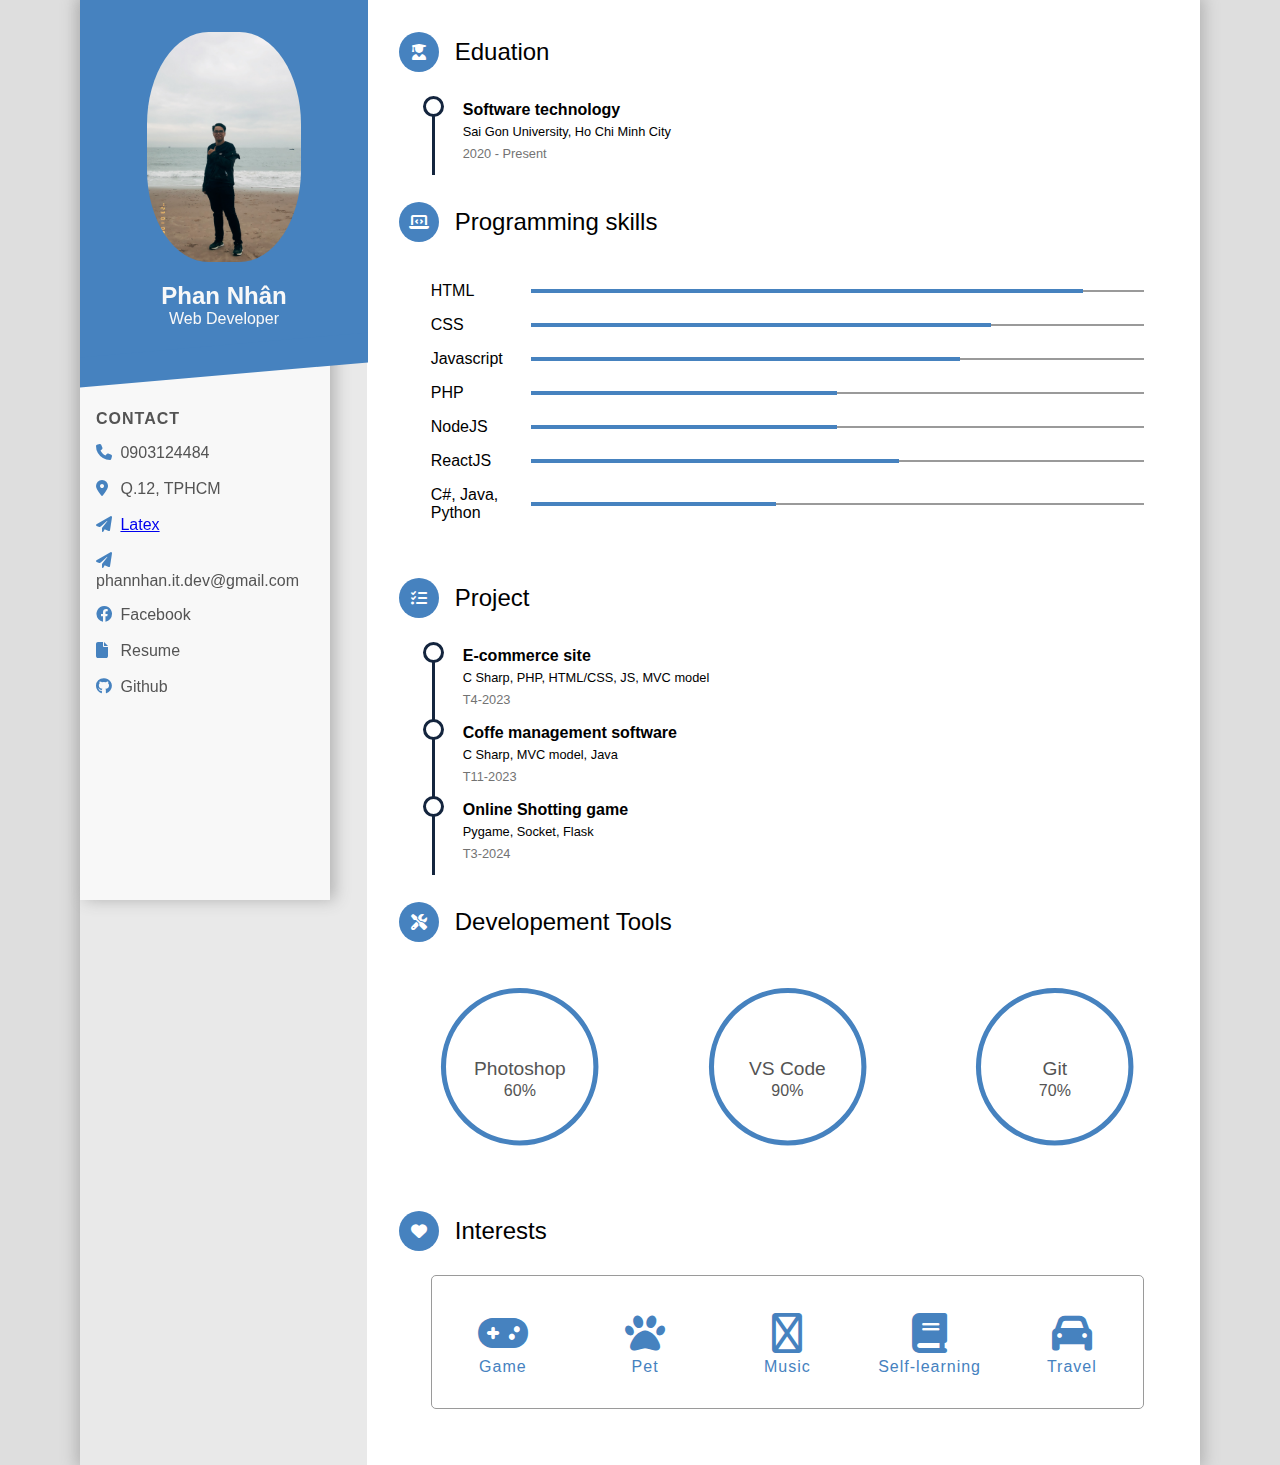
<file: index.html>
<!DOCTYPE html>
<html lang="en">
<head>
    <meta charset="UTF-8">
    <meta name="viewport" content="width=device-width, initial-scale=1.0">
    <link rel="stylesheet" href="./index.css">
    <link rel="stylesheet" href="./fontawesome-free-6.2.0-web/fontawesome-free-6.2.0-web/css/all.min.css">
    <title>Profile</title>
</head>
<body>
    
</body>
</html>
<div class="wrapper">
    <div class="intro">
      <div class="profile">
        <div class="photo">
          <img src="./VungTau.jpg">
        </div>
        <div class="bio">
          <h1 class="name">Phan Nhân</h1>
          <p class="profession">Web Developer</p>
        </div>
      </div>
      <div class="intro-section contact">
        <h1 class="title">Contact</h1>
        <div class="info-section">
          <i class="fas fa-phone"></i>
          <span>0903124484</span>
        </div>
        <div class="info-section">
          <i class="fas fa-map-marker-alt"></i>
          <span>Q.12, TPHCM</span>
        </div>
        <div class="info-section">
          <i class="fas fa-paper-plane"></i>
          <a href="CV_PhanNhan.pdf" class=""><span>Latex</span></a>
        </div>
        <div class="info-section">
          <i class="fas fa-paper-plane"></i>
          <span>phannhan.it.dev@gmail.com</span>
        </div>
        <div class="info-section link">
            <i class="fa-brands fa-facebook"></i>
          <a target="_blank" rel="author" href="https://www.facebook.com/profile.php?id=100006277752355">
            <span>Facebook</span>
          </a>
        </div>
        <div class="info-section link">
          <i class="fa-solid fa-file"></i>
        <a target="_blank" rel="author" href="#">
          <span>Resume</span>
        </a>
      </div>
      <div class="info-section link">
        <i class="fa-brands fa-github"></i>
      <a target="_blank" rel="author" href="https://github.com/phannhan-2503">
        <span>Github</span>
      </a>
    </div>
      </div>
    </div>
    <div class="detail">
      <div class="detail-section edu">
        <div class="detail-title">
          <div class="title-icon">
            <i class="fas fa-user-graduate"></i>
          </div>
          <span>Eduation</span>
        </div>
        <div class="detail-content">
          <div class="timeline-block">
            <h1>Software technology</h1>
            <p>Sai Gon University, Ho Chi Minh City</p>
            <time>2020 - Present</time>
          </div>
        </div>
      </div>
      <div class="detail-section pg-skill">
        <div class="detail-title">
          <div class="title-icon">
            <i class="fas fa-laptop-code"></i>
          </div>
          <span>Programming skills</span>
        </div>
        <div class="detail-content">
          <ul class="pg-list">
            <li>
              <span>HTML</span>
              <div class="sb-skeleton">
                <div class="skillbar" style="--pgbar-length: 90%"></div>
              </div>
            </li>
            <li>
              <span>CSS</span>
              <div class="sb-skeleton">
                <div class="skillbar" style="--pgbar-length: 75%"></div>
              </div>
            </li>
            <li>
              <span>Javascript</span>
              <div class="sb-skeleton">
                <div class="skillbar" style="--pgbar-length: 70%"></div>
              </div>
            </li>
            <li>
              <span>PHP</span>
              <div class="sb-skeleton">
                <div class="skillbar" style="--pgbar-length: 50%"></div>
              </div>
            </li>
            <li>
              <span>NodeJS</span>
              <div class="sb-skeleton">
                <div class="skillbar" style="--pgbar-length: 50%"></div>
              </div>
            </li>
            <li>
              <span>ReactJS</span>
              <div class="sb-skeleton">
                <div class="skillbar" style="--pgbar-length: 60%"></div>
              </div>
            </li>
            <li>
              <span>C#, Java, Python</span>
              <div class="sb-skeleton">
                <div class="skillbar" style="--pgbar-length: 40%"></div>
              </div>
            </li>
          </ul>
        </div>
      </div>
      <div class="detail-section edu">
        <div class="detail-title">
          <div class="title-icon">
            <i class="fa-solid fa-list-check"></i>
          </div>
          <span>Project</span>
        </div>
        <div class="detail-content">
          <div class="timeline-block">
            <h1>E-commerce site</h1>
            <p>C Sharp, PHP, HTML/CSS, JS, MVC model</p>
            <time>T4-2023</time>
          </div>
          <div class="timeline-block">
            <h1>Coffe management software</h1>
            <p>C Sharp, MVC model, Java</p>
            <time>T11-2023</time>
          </div>
          <div class="timeline-block">
            <h1>Online Shotting game</h1>
            <p>Pygame, Socket, Flask</p>
            <time>T3-2024</time>
          </div>
        </div>
        
      </div>
      <div class="detail-section tool-skill">
        <div class="detail-title">
          <div class="title-icon">
            <i class="fas fa-tools"></i>
          </div>
          <span>Developement Tools</span>
        </div>
        <div class="detail-content">
          <ul class="tool-list">
            <li>
              <svg viewbox="0 0 100 100">
                <circle cx="50" cy="50" r="45"></circle>
                <circle class="cbar" cx="50" cy="50" r="45" style="--percent: 0.6"></circle>
              </svg>
              <span class="tl-name">Photoshop</span>
              <span class="tl-exp">60%</span>
            </li>
            <li>
              <svg viewbox="0 0 100 100">
                <circle cx="50" cy="50" r="45"></circle>
                <circle class="cbar" cx="50" cy="50" r="45" style="--percent: 0.9"></circle>
              </svg>
              <span class="tl-name">VS Code</span>
              <span class="tl-exp">90%</span>
            </li>
            <li>
              <svg viewbox="0 0 100 100">
                <circle cx="50" cy="50" r="45"></circle>
                <circle class="cbar" cx="50" cy="50" r="45" style="--percent: 0.7"></circle>
              </svg>
              <span class="tl-name">Git</span>
              <span class="tl-exp">70%</span>
            </li>
            <!-- <li>
              <svg viewbox="0 0 100 100">
                <circle cx="50" cy="50" r="45"></circle>
                <circle class="cbar" cx="50" cy="50" r="45" style="--percent: 0.74"></circle>
              </svg>
              <span class="tl-name">NPM</span>
              <span class="tl-exp">74%</span>
            </li> -->
          </ul>
        </div>
  
      </div>
      
      <div class="detail-section interests">
        <div class="detail-title">
          <div class="title-icon">
            <i class="fas fa-heart"></i>
          </div>
          <span>Interests</span>
        </div>
        <div class="detail-content">
          <div class="outer-frame">
            <ul class="favor-list">
              <li>
                <i class="fas fa-gamepad"></i>
                <span>Game</span>
              </li>
              <li>
                <i class="fas fa-paw"></i>
                <span>Pet</span>
              </li>
              <li>
                <i class="far fa-headphones-alt"></i>
                <span>Music</span>
              </li>
              <li>
                <i class="fa-solid fa-book"></i>
                <span>Self-learning</span>
              </li>
              <li>
                <i class="fa-solid fa-car"></i>
                <span>Travel</span>
              </li>
            </ul>
          </div>
        </div>
      </div>
    </div>
  </div>
</file>
<file: index.css>
:root {
	--color-gray-light-1: #f8f8f8;
	--color-gray-light-2: #e9e9e9;
	--color-gray-light-3: #dedede;
	--color-gray-dark-1: #545454;
	--color-gray-dark-2: #737373;
	--color-gray-dark-3: #9a9a9a;
	--color-blue-dark-1: #00387f;
	--color-tiffany: #00a6a6;
	--profile-theme: #4682bf;
	--timeline-circle-theme: #14253e;
	
	--pgbar-length: 100%;

	--MATH-PI: 3.1415px;
	--percent: 100;
}

html {
	font-size: 100%;
    font-family: 'PT Sans', sans-serif;


}

* {
	box-sizing: border-box;
}

body {
	margin: 0;
	/* padding: 3rem 1rem; */
	min-height: 100vh;
	background-color: var(--color-gray-light-3);
}

.wrapper {
	margin: 0 auto;
	max-width: 70rem;
	background-color: var(--color-gray-light-2);
	display: flex;
	box-shadow: 0px 0px 15px 4px #b3b3b3;
}

.intro {
	flex: 0 0 250px;
	background-color: var(--color-gray-light-1);
	box-shadow: 5px 0px 15px 0px #b3b3b3;
	z-index: 5;
	position: fixed;
	width: 19.5%;
	height: 100%;
}
.profile {
	position: relative;
	background-color: var(--profile-theme);
	padding: 2rem 1rem;
	margin-bottom: 50px;
	text-align: center;
	user-select: none;
    width: 18em;
}
.profile::after {
	content: " ";
	position: absolute;
	left: 0;
	bottom: -15px;
	width: 100%;
	height: 30px;
	background-color: var(--profile-theme);
	transform: skewY(-5deg);
}
.photo img {
	width: 60%;
	border-radius: 40%;
}
.bio .name {
	font-size: 1.5rem;
	text-align: center;
	color: var(--color-gray-light-1);
	margin: 0;
	margin-top: 1rem;
}
.bio .profession {
	font-size: 1rem;
	text-align: center;
	color: var(--color-gray-light-1);
	margin: 0;
}

.intro-section {
	padding: 0 1rem;
	color: var(--color-gray-dark-1);
}
.intro-section .title {
	font-size: 1rem;
	font-weight: bold;
	text-transform: uppercase;
	letter-spacing: 1px;
}
.about .paragraph {
	text-align: justify;
}
.info-section {
	margin: 1rem 0;
}
.info-section span {
	position: relative;
	transition: all 0.3s;
}
.info-section i {
	color: var(--profile-theme);
	width: 20px;
	height: 20px;
}

.link a {
	text-decoration: none;
	color: inherit;
}

.link span::after {
	position: absolute;
	content: '';
	left: 50%;
	bottom: -3px;
	width: 0;
	height: 2px;
	background-color: var(--profile-theme);
	transition: width 0.3s;
	/*transition-timing-function: cubic-bezier(.64,.51,.16,.86);*/
	transition-timing-function: cubic-bezier(.92,.57,.33,1.02);
	transform: translate(-50%, 0);
}

.link span:hover {
	color: var(--profile-theme);
}
.link span:hover::after {
	width: 100%;
}

/* Detail section overall setting*/
.detail {
	flex: 1 0 0;
	background-color: white;
	padding: 2rem;
	position: relative;
	margin-left: 25.6%;
}
.detail:hover > .detail-section:not(:hover) {
	opacity: 0.3;
}
.detail-section {
	transition: all 0.3s;
}
.detail-section:not(:last-of-type) {
	padding-bottom: 1rem;
}
.detail-title {
	display: flex;
	align-items: center;
}
.detail-section > .detail-content {
	padding: 1.5rem;
	padding-left: 2rem;
	user-select: none;
}
.detail-section.edu > .detail-content {
	padding-left: calc(1.5rem + 10px);
}
.title-icon + span {
	font-size: 1.5rem;
	transition: all 0.3s;
}
.title-icon {
	display: inline-flex;
	justify-content: center;
	align-items: center;
	padding: 1rem;
	margin-right: 1rem;
	width: 2.5rem;
	height: 2.5rem;
	background-color: var(--profile-theme);
	border-radius: 50%;
	transition: all 0.3s;
}
.title-icon i {
	color: white;
	line-height: 1rem;
	font-size: 1rem;
	text-align: center;
}
.detail-section:hover .title-icon {
	transform: scale(1.5);
	margin-right: 1.5rem;
}
.detail-section:hover .title-icon + span {
	letter-spacing: 1.5px;
}

/* time line block in education section */
.timeline-block {
	position: relative;
	padding-left: 30px;
}
.timeline-block:not(:last-of-type) {
	margin-bottom: 1rem;	
}
.timeline-block h1 {
	font-size: 1rem;
	margin: 5px 0;
	transition: all 0.3s;
}
.timeline-block p {
	font-size: 0.8rem;
	margin: 5px 0;
}
.timeline-block time {
	font-size: 0.8rem;
	color: var(--color-gray-dark-2);
}
.timeline-block::before {
	position: absolute;
	content: '';
	width: 15px;
	height: 15px;
	background-color: white;
	border: 3px solid var(--timeline-circle-theme);
	border-radius: 50%;
	left: -10px;
	top: -5px;
}
.timeline-block::after {
	position: absolute;
	content: '';
	width: 3px;
	height: 100%;
	background-color: var(--timeline-circle-theme);
	left: -1px;
	top: 13px;
}
.timeline-block:hover h1 {
	color: var(--color-tiffany);
}
.timeline-block:hover::before {
	animation: circle 1.2s infinite;
}

/* Programming skills section */
.pg-list, .tool-list, .favor-list {
	padding: 0;
	list-style: none;
}
.pg-list > li {	
	margin: 1rem 0;
	display: flex;
	align-items: center;
}
.sb-skeleton {
	position: relative;
	flex: 1 0 auto;
	height: 2px;
	background-color: var(--color-gray-dark-3);
}
.pg-list > li > span {
	flex: 0 0 100px;
}
.sb-skeleton > .skillbar {
	position: absolute;
	left: 0;
	top: -1px;
	width: var(--pgbar-length);
	height: 4px;
	background-color: var(--profile-theme);
}
.tool-list {
	list-style: none;
	display: flex;
	justify-content: space-between;
}
.tool-list > li {
	position: relative;
	text-align: center;
	flex: 0 0 25%;
}
.tool-list > li > svg {
	position: relative;
	fill: transparent;
	width: 95%;
	transform: rotate(-90deg);
}
.tool-list > li > svg > circle {
	stroke-width: 1px;
	stroke: #cdcdcd;
}
.tool-list > li > svg > circle.cbar {
	stroke-width: 3px;
	stroke: var(--profile-theme);
	stroke-linecap: round;
	stroke-dashoffset: 0;
	stroke-dasharray: calc(var(--MATH-PI) * 45 * 2);
	transition: all 0.8s;
	transition-timing-function: cubic-bezier(.64,.51,.16,.86);
}
.tool-list > li:hover > svg > circle.cbar {
	stroke-width: 4px;
	stroke: var(--color-tiffany);
	stroke-dashoffset: calc(var(--MATH-PI) * 45 * 2 * (1 - var(--percent)));
}
.tool-list > li > .tl-name,
.tool-list > li > .tl-exp {
	position: absolute;
	left: 50%;
	color: var(--color-gray-dark-1);
}
.tool-list > li > .tl-name {
	top: 50%;
	font-size: 1.2rem;
	transform: translate(-50%, -50%);
}
.tool-list > li > .tl-exp {	
	top: calc(50% + 1.4rem);
	font-size: 1rem;
	transform: translate(-50%, -50%);
}
/* Interests Section */
.outer-frame {
	border: 1px solid var(--color-gray-dark-3);
	border-radius: 5px;
}
.favor-list {
	display: flex;
	flex-wrap: wrap;
	align-items: center;
	align-content: center;
}
.favor-list > li {
	display: flex;
	flex: 1 0 0;
	align-items: center;
	justify-content: baseline;
	flex-direction: column;
	color: var(--profile-theme);
	padding: 1rem 0;
	transition: all 0.3s;
}
.favor-list > li > i {
	display: inline-flex;
	justify-content: center;
	align-items: center;
	font-size: 40px;
	width: 50px;
	height: 50px;
}
.favor-list > li:hover {
	transform: scale(1.2);
	color: var(--color-tiffany);
}
.favor-list > li > span {
	letter-spacing: 1px;
}

@keyframes circle {
  0% {
    box-shadow: 0 0 0 0px rgba(51, 52, 57, 1);
  }
  100% {
    box-shadow: 0 0 0 6px rgba(51, 52, 57, 0);
  }
}

@media (max-width: 1024px) {
	html {
		font-size: 90%;
	}
	.wrapper {
		flex-direction: column;
	}
	.intro, .detail {
		flex: 0 0 100%;
		box-shadow: none;
	}
	.intro-section {
		padding: 0 2rem;
	}
	.profile {
		margin-bottom: 1rem;
	}
	.profile::after {
		display: none;
	}
	.photo img {
		width: 100px;
		height: 100px;
	}
}

@media (max-width: 768px) {
	html {
		font-size: 80%;
	}
	.tool-list {
		flex-wrap: wrap;
	}
	.tool-list > li {
		flex: 0 0 33.33%;
	}
	.favor-list > li {
		flex: 0 0 33.3333%;
	}
}
@media (max-width: 500px) {
	html {
		font-size: 70%;
	}
}
</file>
<file: CV.css>
:root {
	--color-gray-light-1: #f8f8f8;
	--color-gray-light-2: #e9e9e9;
	--color-gray-light-3: #dedede;
	--color-gray-dark-1: #545454;
	--color-gray-dark-2: #737373;
	--color-gray-dark-3: #9a9a9a;
	--color-blue-dark-1: #00387f;
	--color-tiffany: #00a6a6;
	--profile-theme: #4682bf;
	--timeline-circle-theme: #14253e;
	
	--pgbar-length: 100%;

	--MATH-PI: 3.1415px;
	--percent: 100;
}

html {
	font-size: 100%;
    font-family: 'PT Sans', sans-serif;


}

* {
	box-sizing: border-box;
}

body {
	margin: 0;
	/* padding: 3rem 1rem; */
	min-height: 100vh;
	background-color: var(--color-gray-light-3);
}

.wrapper {
	margin: 0 auto;
	max-width: 70rem;
	background-color: var(--color-gray-light-2);
	display: flex;
	box-shadow: 0px 0px 15px 4px #b3b3b3;
}

.intro {
	flex: 0 0 250px;
	background-color: var(--color-gray-light-1);
	box-shadow: 5px 0px 15px 0px #b3b3b3;
	z-index: 5;
	position: fixed;
	width: 19.5%;
	height: 100%;
}
.profile {
	position: relative;
	background-color: var(--profile-theme);
	padding: 2rem 1rem;
	margin-bottom: 50px;
	text-align: center;
	user-select: none;
    width: 18em;
}
.profile::after {
	content: " ";
	position: absolute;
	left: 0;
	bottom: -15px;
	width: 100%;
	height: 30px;
	background-color: var(--profile-theme);
	transform: skewY(-5deg);
}
.photo img {
	width: 60%;
	border-radius: 40%;
}
.bio .name {
	font-size: 1.5rem;
	text-align: center;
	color: var(--color-gray-light-1);
	margin: 0;
	margin-top: 1rem;
}
.bio .profession {
	font-size: 1rem;
	text-align: center;
	color: var(--color-gray-light-1);
	margin: 0;
}

.intro-section {
	padding: 0 1rem;
	color: var(--color-gray-dark-1);
}
.intro-section .title {
	font-size: 1rem;
	font-weight: bold;
	text-transform: uppercase;
	letter-spacing: 1px;
}
.about .paragraph {
	text-align: justify;
}
.info-section {
	margin: 1rem 0;
}
.info-section span {
	position: relative;
	transition: all 0.3s;
}
.info-section i {
	color: var(--profile-theme);
	width: 20px;
	height: 20px;
}

.link a {
	text-decoration: none;
	color: inherit;
}

.link span::after {
	position: absolute;
	content: '';
	left: 50%;
	bottom: -3px;
	width: 0;
	height: 2px;
	background-color: var(--profile-theme);
	transition: width 0.3s;
	/*transition-timing-function: cubic-bezier(.64,.51,.16,.86);*/
	transition-timing-function: cubic-bezier(.92,.57,.33,1.02);
	transform: translate(-50%, 0);
}

.link span:hover {
	color: var(--profile-theme);
}
.link span:hover::after {
	width: 100%;
}

/* Detail section overall setting*/
.detail {
	flex: 1 0 0;
	background-color: white;
	padding: 2rem;
	position: relative;
	margin-left: 25.6%;
}
.detail:hover > .detail-section:not(:hover) {
	opacity: 0.3;
}
.detail-section {
	transition: all 0.3s;
}
.detail-section:not(:last-of-type) {
	padding-bottom: 1rem;
}
.detail-title {
	display: flex;
	align-items: center;
}
.detail-section > .detail-content {
	padding: 1.5rem;
	padding-left: 2rem;
	user-select: none;
}
.detail-section.edu > .detail-content {
	padding-left: calc(1.5rem + 10px);
}
.title-icon + span {
	font-size: 1.5rem;
	transition: all 0.3s;
}
.title-icon {
	display: inline-flex;
	justify-content: center;
	align-items: center;
	padding: 1rem;
	margin-right: 1rem;
	width: 2.5rem;
	height: 2.5rem;
	background-color: var(--profile-theme);
	border-radius: 50%;
	transition: all 0.3s;
}
.title-icon i {
	color: white;
	line-height: 1rem;
	font-size: 1rem;
	text-align: center;
}
.detail-section:hover .title-icon {
	transform: scale(1.5);
	margin-right: 1.5rem;
}
.detail-section:hover .title-icon + span {
	letter-spacing: 1.5px;
}

/* time line block in education section */
.timeline-block {
	position: relative;
	padding-left: 30px;
}
.timeline-block:not(:last-of-type) {
	margin-bottom: 1rem;	
}
.timeline-block h1 {
	font-size: 1rem;
	margin: 5px 0;
	transition: all 0.3s;
}
.timeline-block p {
	font-size: 0.8rem;
	margin: 5px 0;
}
.timeline-block time {
	font-size: 0.8rem;
	color: var(--color-gray-dark-2);
}
.timeline-block::before {
	position: absolute;
	content: '';
	width: 15px;
	height: 15px;
	background-color: white;
	border: 3px solid var(--timeline-circle-theme);
	border-radius: 50%;
	left: -10px;
	top: -5px;
}
.timeline-block::after {
	position: absolute;
	content: '';
	width: 3px;
	height: 100%;
	background-color: var(--timeline-circle-theme);
	left: -1px;
	top: 13px;
}
.timeline-block:hover h1 {
	color: var(--color-tiffany);
}
.timeline-block:hover::before {
	animation: circle 1.2s infinite;
}

/* Programming skills section */
.pg-list, .tool-list, .favor-list {
	padding: 0;
	list-style: none;
}
.pg-list > li {	
	margin: 1rem 0;
	display: flex;
	align-items: center;
}
.sb-skeleton {
	position: relative;
	flex: 1 0 auto;
	height: 2px;
	background-color: var(--color-gray-dark-3);
}
.pg-list > li > span {
	flex: 0 0 100px;
}
.sb-skeleton > .skillbar {
	position: absolute;
	left: 0;
	top: -1px;
	width: var(--pgbar-length);
	height: 4px;
	background-color: var(--profile-theme);
}
.tool-list {
	list-style: none;
	display: flex;
	justify-content: space-between;
}
.tool-list > li {
	position: relative;
	text-align: center;
	flex: 0 0 25%;
}
.tool-list > li > svg {
	position: relative;
	fill: transparent;
	width: 95%;
	transform: rotate(-90deg);
}
.tool-list > li > svg > circle {
	stroke-width: 1px;
	stroke: #cdcdcd;
}
.tool-list > li > svg > circle.cbar {
	stroke-width: 3px;
	stroke: var(--profile-theme);
	stroke-linecap: round;
	stroke-dashoffset: 0;
	stroke-dasharray: calc(var(--MATH-PI) * 45 * 2);
	transition: all 0.8s;
	transition-timing-function: cubic-bezier(.64,.51,.16,.86);
}
.tool-list > li:hover > svg > circle.cbar {
	stroke-width: 4px;
	stroke: var(--color-tiffany);
	stroke-dashoffset: calc(var(--MATH-PI) * 45 * 2 * (1 - var(--percent)));
}
.tool-list > li > .tl-name,
.tool-list > li > .tl-exp {
	position: absolute;
	left: 50%;
	color: var(--color-gray-dark-1);
}
.tool-list > li > .tl-name {
	top: 50%;
	font-size: 1.2rem;
	transform: translate(-50%, -50%);
}
.tool-list > li > .tl-exp {	
	top: calc(50% + 1.4rem);
	font-size: 1rem;
	transform: translate(-50%, -50%);
}
/* Interests Section */
.outer-frame {
	border: 1px solid var(--color-gray-dark-3);
	border-radius: 5px;
}
.favor-list {
	display: flex;
	flex-wrap: wrap;
	align-items: center;
	align-content: center;
}
.favor-list > li {
	display: flex;
	flex: 1 0 0;
	align-items: center;
	justify-content: baseline;
	flex-direction: column;
	color: var(--profile-theme);
	padding: 1rem 0;
	transition: all 0.3s;
}
.favor-list > li > i {
	display: inline-flex;
	justify-content: center;
	align-items: center;
	font-size: 40px;
	width: 50px;
	height: 50px;
}
.favor-list > li:hover {
	transform: scale(1.2);
	color: var(--color-tiffany);
}
.favor-list > li > span {
	letter-spacing: 1px;
}

@keyframes circle {
  0% {
    box-shadow: 0 0 0 0px rgba(51, 52, 57, 1);
  }
  100% {
    box-shadow: 0 0 0 6px rgba(51, 52, 57, 0);
  }
}

@media (max-width: 1024px) {
	html {
		font-size: 90%;
	}
	.wrapper {
		flex-direction: column;
	}
	.intro, .detail {
		flex: 0 0 100%;
		box-shadow: none;
	}
	.intro-section {
		padding: 0 2rem;
	}
	.profile {
		margin-bottom: 1rem;
	}
	.profile::after {
		display: none;
	}
	.photo img {
		width: 100px;
		height: 100px;
	}
}

@media (max-width: 768px) {
	html {
		font-size: 80%;
	}
	.tool-list {
		flex-wrap: wrap;
	}
	.tool-list > li {
		flex: 0 0 33.33%;
	}
	.favor-list > li {
		flex: 0 0 33.3333%;
	}
}
@media (max-width: 500px) {
	html {
		font-size: 70%;
	}
}
</file>
